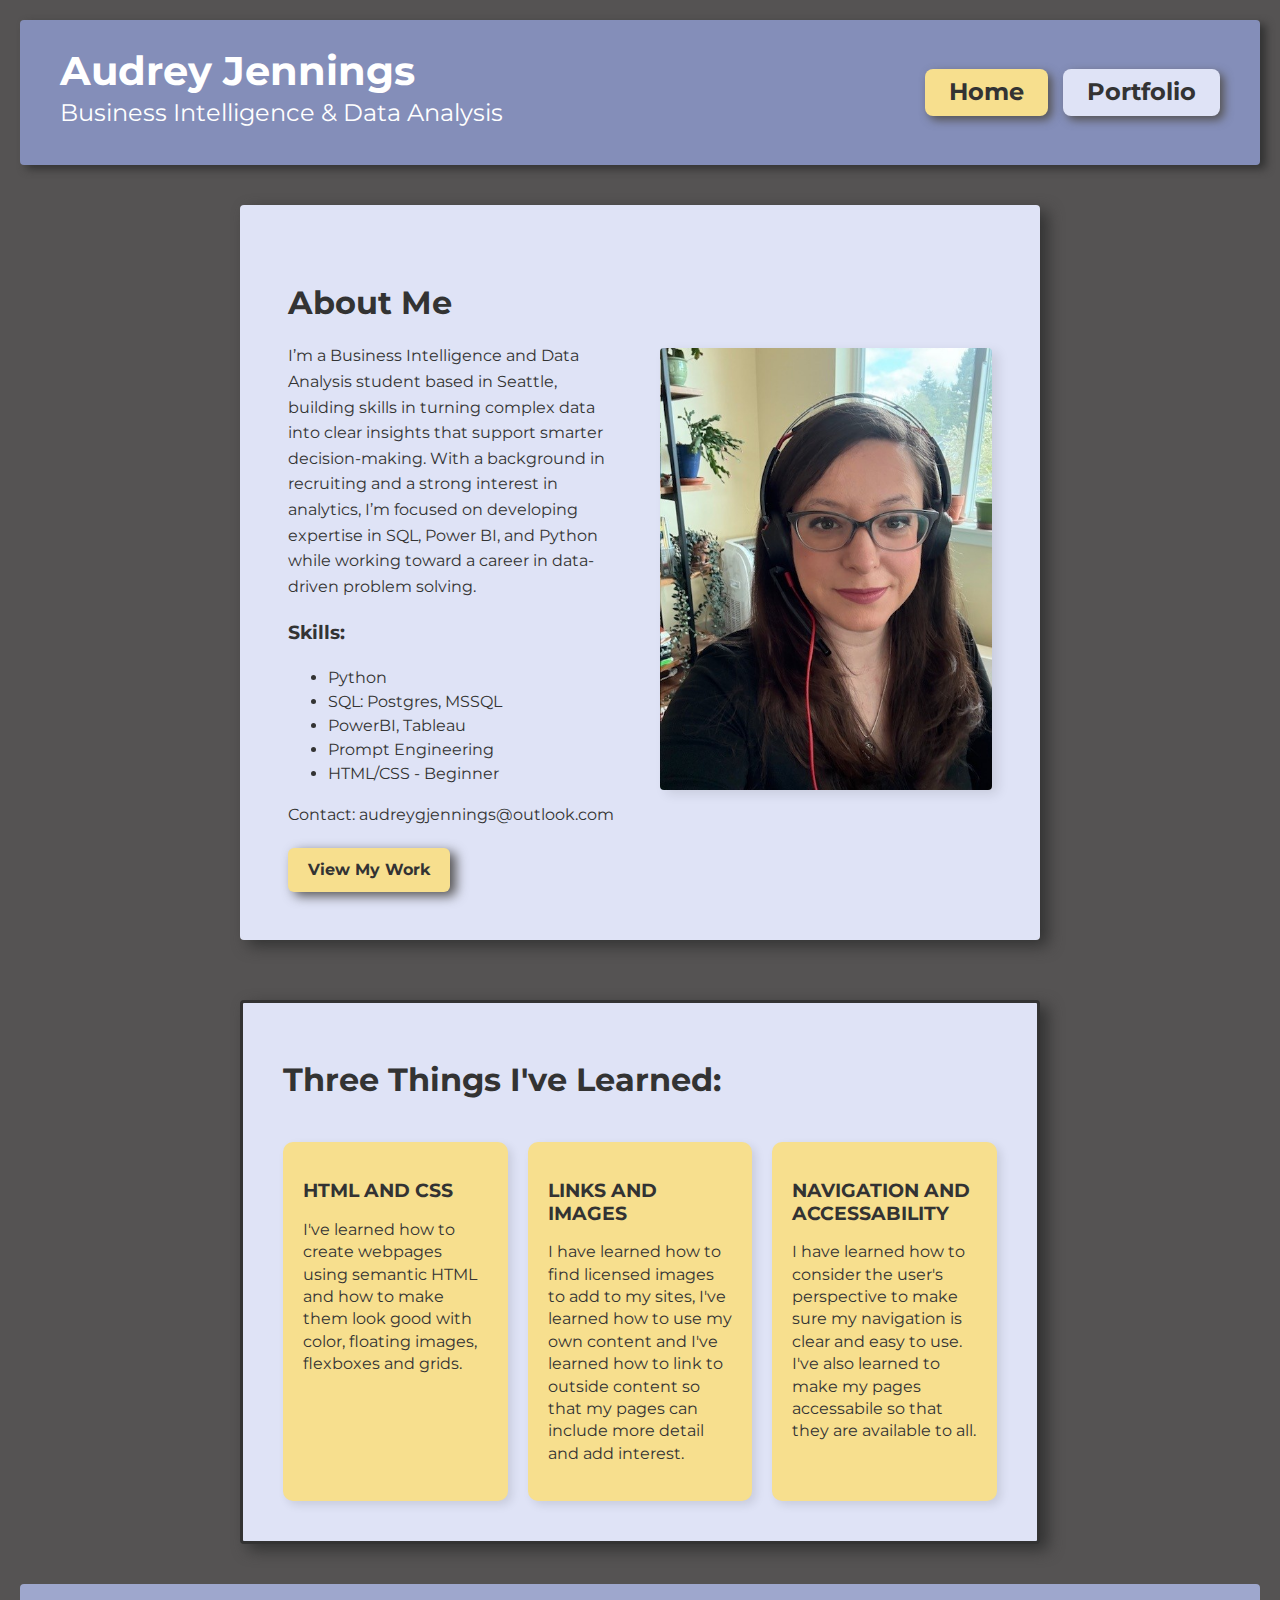
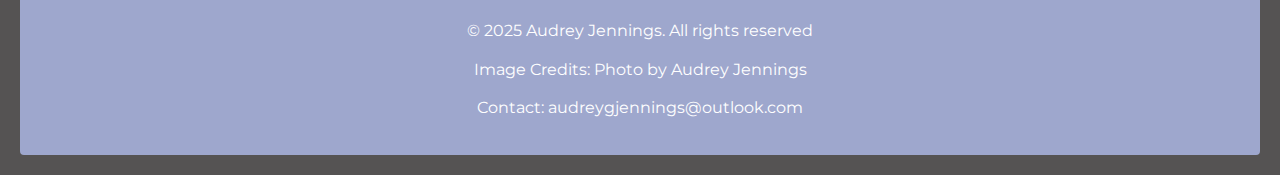
<file: index.html>
<!DOCTYPE html>
<html lang="en">
    <head>
        <meta charset="UTF-8" />
        <meta name="description" content="Porfolio website of Audrrey Jennings, showcasing projects and skills learned.">
        <meta name = "keywords" content="portfolio, projects, web development, Jennings">
        <meta name = "author" content="Audrey Jennings">
        <title>Audrey Jennings: Portfolio</title>
        <link href="https://fonts.googleapis.com/css2?family=Montserrat:wght@400;700&display=swap" rel="stylesheet">

        <link rel="stylesheet" href="styles.css">
    </head>
        
    <body>
        <header class="banner-header">
         <div class="header-left">
         <h1>Audrey Jennings</h1>
         <p class="subtitle">Business Intelligence & Data Analysis</p>
           
         </div>
        <nav class="header-nav">
            <a href="index.html" class="nav-btn active">Home</a>
            <a href="portfolio.html" class="nav-btn">Portfolio</a>          
            </nav>
    </header>
        <main>
   
        
       <section class="about-section">
  <div class="about-text">
    <h2>About Me</h2>
    <p>
      I’m a Business Intelligence and Data Analysis student based in Seattle, building skills in turning complex data into clear insights that support smarter decision-making. With a background in recruiting and a strong interest in analytics, I’m focused on developing expertise in SQL, Power BI, and Python while working toward a career in data-driven problem solving.
    </p>
      <h3>Skills:</h3>
      <ul>
      <li>Python</li>
      <li>SQL: Postgres, MSSQL</li>
      <li>PowerBI, Tableau</li>
      <li>Prompt Engineering</li>
      <li>HTML/CSS - Beginner</li></ul>
      <p>Contact: audreygjennings@outlook.com</p>
    <a href="portfolio.html" class="btn">View My Work</a>
  </div>

  <div class="about-image">
    <img src="AudreyHeadphones.jpg" alt="Portrait of the author, Audrey, in color with headphones.">
  </div>
</section>
       
    
            <section class = "three-boxes">
                 <h2 class="grid-title">Three Things I've Learned:</h2>
                 
            <div class = "box">
                <article>
                <h3>HTML AND CSS</h3>
                <p>I've learned how to create webpages using semantic HTML and how to make them look good with color, floating images, flexboxes and grids. </p>
                    </article>  
            </div>
                <div class = "box">
                <article>
                <h3>LINKS AND IMAGES</h3>
                <p>I have learned how to find licensed images to add to my sites, I've learned how to use my own content and I've learned how to link to outside content so that my pages can include more detail and add interest.</p>
                    </article>        
            </div>
                <div class = "box">
                <article>
                <h3>NAVIGATION AND ACCESSABILITY</h3>
                <p>I have learned how to consider the user's perspective to make sure my navigation is clear and easy to use. I've also learned to make my pages accessabile so that they are available to all. </p>
                    </article>    
               </div>
            </section>
        </main>
        <footer>
            <p>&copy; 2025 Audrey Jennings. All rights reserved</p>
        <p>Image Credits: Photo by Audrey Jennings</p>
        <p>Contact: audreygjennings@outlook.com</p></footer>
       
    </body>
</html>
</file>
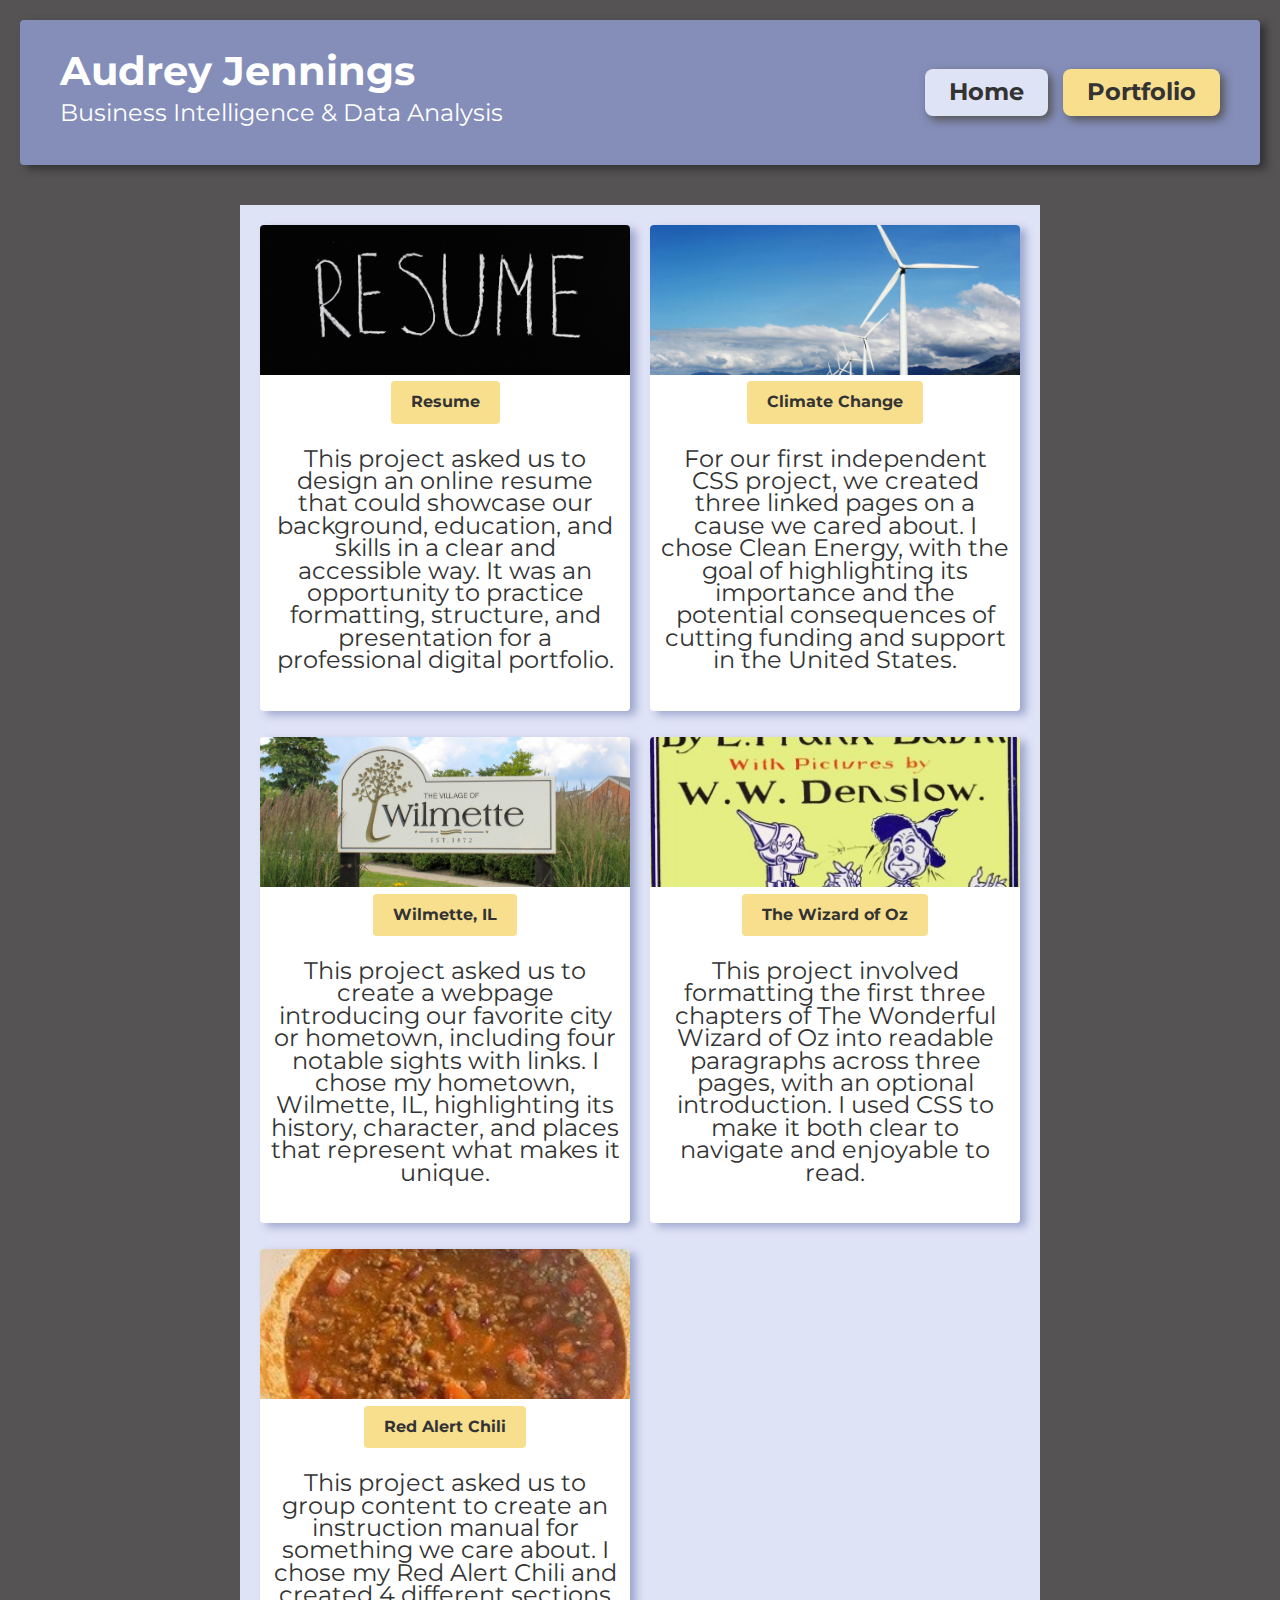
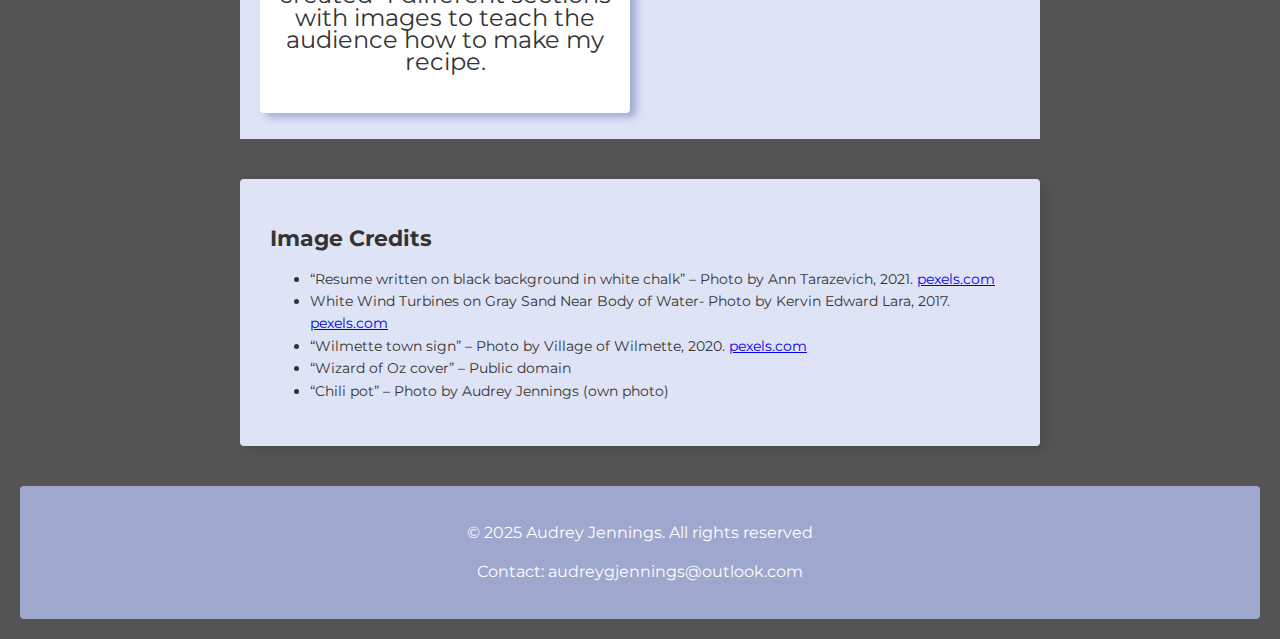
<file: portfolio.html>
<!DOCTYPE html>
<html lang="en">
    <head>
        <meta charset="UTF-8" />
        <meta name="description" content= "Explore Audrey Jennings's portfolio projects for web design.">
        <meta name="keywords" content= "Audrey Jennings, Portfolio, Projects, Business Intelligence, Data Analysis, Web Design, Resume, Climate Change, Wizard of Oz, Red Alert Chili, Wilmette, Illinois">
        <meta name="author" content= "Audrey Jennings">
        <title>Audrey Jennings: Projects</title>
         <link href="https://fonts.googleapis.com/css2?family=Montserrat:wght@400;700&display=swap" rel="stylesheet">
         <link rel="stylesheet" href="styles.css">
    </head>
    <body>

     <header class="banner-header">
         <div class="header-left">
         <h1>Audrey Jennings</h1>
         <p class="subtitle">Business Intelligence & Data Analysis</p>
         </div>
        <nav class="header-nav">
            <a href="index.html" class="nav-btn">Home</a>
            <a href="portfolio.html" class="nav-btn active">Portfolio</a>          
            </nav>
    </header>
<main>
   
            
        <div class="projects">
            
        <section>
        <div class="project-item">
        <img src = "pexels-anntarazevich-5598289.jpg" alt = "A resume written in white chalk on a black background."/>
        <a href="https://audreybellevue.github.io/project1/"> Resume</a>
            <p class="project-desc">This project asked us to design an online resume that could showcase our background, education, and skills in a clear and accessible way. It was an opportunity to practice formatting, structure, and presentation for a professional digital portfolio. </p></div>
        </section> 
        
        <section>        
    <div class="project-item">
        <img src = "windmills.jpg" alt = "Three white wind turbines on gray sand near calm water under a cloud sky.">
        <a href="https://audreybellevue.github.io/lab3/"> Climate Change</a>
            <p class="project-desc">For our first independent CSS project, we created three linked pages on a cause we cared about. I chose Clean Energy, with the goal of highlighting its importance and the potential consequences of cutting funding and support in the United States. </p></div>
        </section>
            
        <section>    
     <div class="project-item">
         <img src = "wilmette_modern_sign.png" alt = "Wilmette town sign with landscaping around it.">
        <a href="https://audreybellevue.github.io/project3/"> Wilmette, IL</a>
            <p class="project-desc">This project asked us to create a webpage introducing our favorite city or hometown, including four notable sights with links. I chose my hometown, Wilmette, IL, highlighting its history, character, and places that represent what makes it unique.</p></div>
            </section>
            
        <section>
         <div class="project-item">
        <img src = "cover1.jpg" alt = "Cover photo of original Wizard of Oz book featuring Dorothy, the Tin Man, Scarecrow, and the Yellow Brick Road.">
        <a href="https://audreybellevue.github.io/project4/"> The Wizard of Oz</a>
            <p class="project-desc">This project involved formatting the first three chapters of The Wonderful Wizard of Oz into readable paragraphs across three pages, with an optional introduction. I used CSS to make it both clear to navigate and enjoyable to read.</p></div>
            </section>
            
        <section>    
        <div class="project-item">
            <img src = "TitleChili.jpg" alt = "Pot of homemade chili with visible beans, meat, and spices.">
        <a href="https://audreybellevue.github.io/Project2/"> Red Alert Chili</a>
            <p class="project-desc">This project asked us to group content to create an instruction manual for something we care about. I chose my Red Alert Chili and created 4 different sections with images to teach the audience how to make my recipe.</p></div>
            </section>
            
        </div>
    
     <section class="credits">
        <h2>Image Credits</h2>
        <ul>
    <li>“Resume written on black background in white chalk” – Photo by Ann Tarazevich, 2021. <a href="https://www.pexels.com/photo/5598289/" target="_blank">pexels.com</a></li>
    <li>White Wind Turbines on Gray Sand Near Body of Water- Photo by Kervin Edward Lara, 2017. <a href=https://www.pexels.com/photo/white-wind-turbines-on-gray-sand-near-body-of-water-3976320/ target="_blank">pexels.com</a></li>
    <li>“Wilmette town sign” – Photo by Village of Wilmette, 2020. <a href="https://www.wilmette.gov/ImageRepository/Document?documentID=1355" target="_blank">pexels.com</a></li>
    <li>“Wizard of Oz cover” – Public domain</li>
    <li>“Chili pot” – Photo by Audrey Jennings (own photo)</li>
             </ul></section>
    
        </main>
     <footer>
        <p>&copy; 2025 Audrey Jennings. All rights reserved</p>
         <p>Contact: audreygjennings@outlook.com</p>
      
        </footer>

    </body>
</html>
</file>
<file: styles.css>
body{
    font-family: 'Montserrat', sans-serif;
    line-height: 1.4em;
    margin:0;
    padding: 20px;
    color: #333;
    background: #555353;
}

header, footer {
    background-color: #848eb9;
    color: #333;
    padding: 1em;
    border-radius: 4px;
}

.banner-header {
    display: flex;
    color: #fff;
    justify-content: space-between;
    align-items: center;
    padding: 40px 40px;
    border-radius: 4px;
    margin-bottom: 40px;
    box-shadow: 6px 4px 8px #333;
    background: #848eb9;  
}

.header-left h1{
    margin: 0;
    font-size: 2.5rem;
    color: #fff;
    margin-bottom: 20px;
    
}
.header-left .subtitle {
    margin: 5px 0 0 ;
    font-size: 1.5rem;
    color: #fff;
}
.header-nav {
    display: flex;
    gap: 15px;
}

.nav-btn {
    background-color: #dfe3f6;
    color: #333;
    font-weight: bold;
    padding: 12px 24px;
    border-radius: 8px;
    text-decoration: none;
    font-size: 1.5rem;
    transition: all 0.3s ease;
    box-shadow: 4px 4px 10px #555353;
}

.nav-btn:hover {
    background-color: #F7df8e;
}

.nav-btn.active {
    border:none;
    background-color: #F7df8e;
}

main {
    max-width: 50em;
    margin: 2em auto;
    padding: 0 1em;
    text-align: left;
}

.projects {
    display: grid;
    grid-template-columns: repeat(auto-fit, minmax(250px, 1fr));      
    gap: 20px;           
    padding: 20px;
    background: #dfe3f6;
    }

.project-item {
    display: inline-block;
    background: #fff;
    border-radius: 4px;
    overflow: hidden;
    box-shadow: 6px 4px 8px #9ea7cd;
    text-align: center;
    padding-bottom: 15px;
    min-height: 350px;
}

.project-item a {
  display: inline-block;           
  font-weight: bold;
  font-size: 1em;
  color: #333;                     
  text-decoration: none;
  background-color: #f7df8e;      
  padding: 10px 20px;             
  border-radius: 4px;             
  transition: background 0.3s ease;
}

.project-item a:hover {
  background-color: #dfe3f6;       
}

.project-item img {
    width: 100%;
    height: 150px;
    object-fit: cover;
}


.project-desc {
    font-size: 1.5em;
    color: #333;
    padding: 0 10px;
    
}

.project-link {
 flex: 1 1 150px;      
    max-width: 200px;
    background-color: #9ea7cd;
    border-radius: 4px;
    padding: 15px;
    text-align: center;
    text-decoration: none;
    color: #333;
    font-weight: bold;
    transition: background 0.3s ease;
}

.project-link:hover {
background-color: #ddd;
    }

img.float-right {
    float: right;
    max-width: 50%;
}

.three-boxes {
  display: grid;
  grid-template-columns: repeat(3, 1fr); 
  gap: 20px;
  padding: 40px;
  border: 3px solid #333;
  border-radius: 4px;
  background: #DFE3F6;
  box-shadow: 8px 6px 15px #333;
}
.grid-title {
    grid-column: 1/-1;
    margin-bottom: 30px;
    font-size: 2rem;
}
.box {
    background: #f7df8e;
    padding: 20px;
    border-radius: 10px;
    box-shadow: 4px 4px 10px rgba(0,0,0,0.1);
}

.box h3{
    margin-bottom: 10px;
}

.about-section {
  display: flex;
  flex-wrap: wrap;
  justify-content: space-between; 
  align-items: center;            
  gap: 40px;
  margin-bottom: 60px;
  padding: 3em;
  border-radius: 4px;
  background: #DFE3F6;
  box-shadow: 8px 6px 15px #333;
}

.about-text {
  flex: 1;                        
  max-width: 600px;
  line-height: 1.5;
}

.about-text h2 {
  font-size: 2rem;
  margin-bottom: 15px;
}

.about-text p {
  line-height: 1.6;
  margin-bottom: 20px;
}

.about-text .btn {
  display: inline-block;
  background: #f7df8e;
  color: #333;
  padding: 10px 20px;
  border-radius: 6px;
  text-decoration: none;
  font-weight: bold;
  transition: background 0.3s ease;   
  box-shadow: 6px 4px 12px #555353;
}

.about-text .btn:hover {
  background: #9EA7CD;
    color: #333;
}

.about-image {
  flex: 1;                        
  text-align: center;
}

.about-image img {
  max-width: 100%;
  border-radius: 4px;
  box-shadow: 6px 4px 12px rgba(0,0,0,0.1);
}


.credits {
    background-color: #DFE3F6;
    color: #333;
    font-size: 0.9rem;
    padding: 30px;
    margin-top: 40px;
    border-radius: 4px;
    box-shadow: 6px 4px 12px rgba(0,0,0,0.1);
}

footer {
    text-align: center;
    padding: 20px;
    margin-top: 40px;
    background: #9EA7CD;
    color: #fff;
}
</file>
